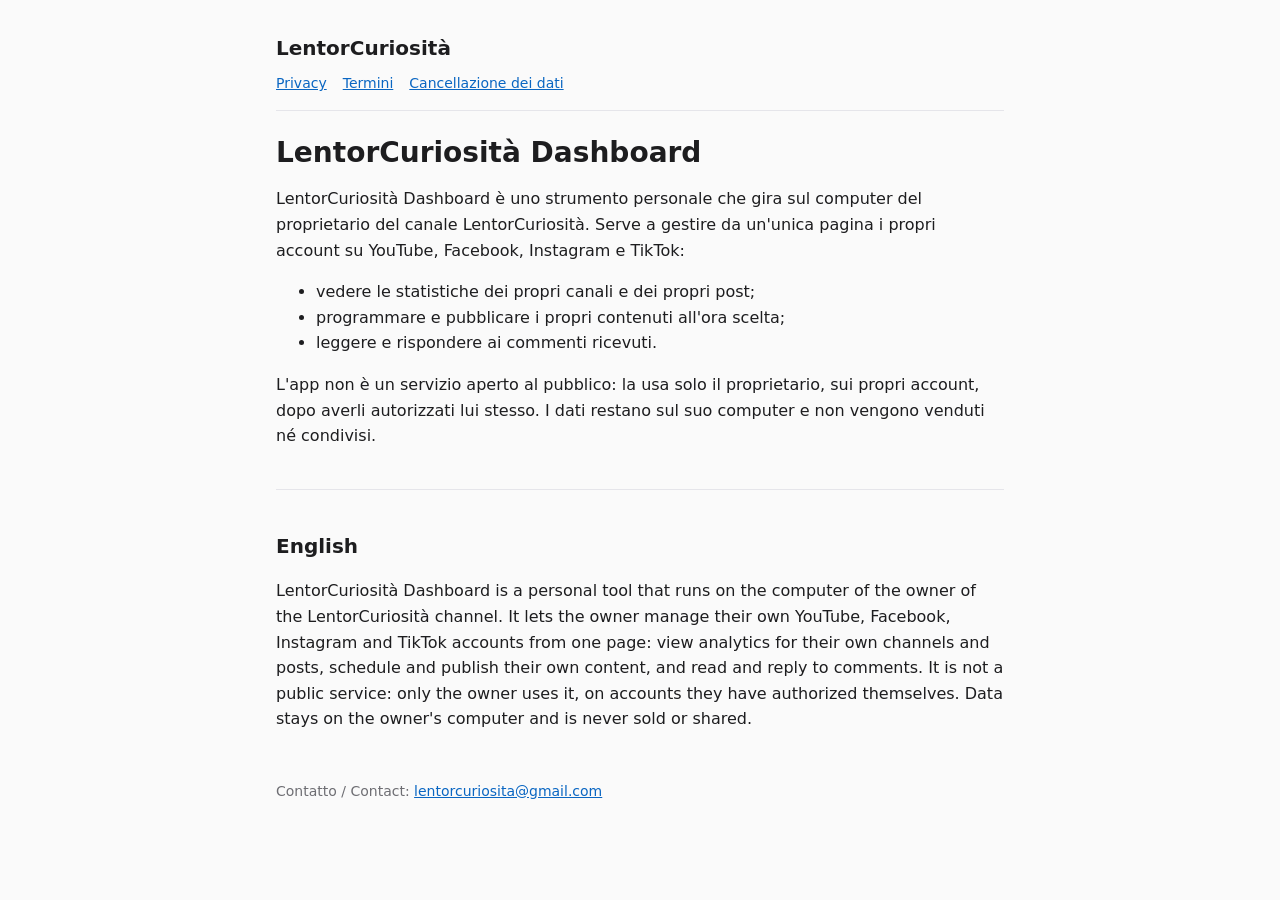
<file: index.html>
<!doctype html>
<html lang="it">
<head>
<meta charset="utf-8">
<meta name="viewport" content="width=device-width, initial-scale=1">
<title>LentorCuriosità – Dashboard</title>
<meta name="description" content="LentorCuriosità Dashboard: strumento personale per gestire i propri canali social.">
<link rel="stylesheet" href="stile.css">
</head>
<body>
<main>
<header>
  <a class="marchio" href="./">LentorCuriosità</a>
  <nav><a href="privacy.html">Privacy</a><a href="terms.html">Termini</a><a href="data-deletion.html">Cancellazione dei dati</a></nav>
</header>

<h1>LentorCuriosità Dashboard</h1>
<p>LentorCuriosità Dashboard è uno strumento personale che gira sul computer del proprietario del canale LentorCuriosità. Serve a gestire da un'unica pagina i propri account su YouTube, Facebook, Instagram e TikTok:</p>
<ul>
  <li>vedere le statistiche dei propri canali e dei propri post;</li>
  <li>programmare e pubblicare i propri contenuti all'ora scelta;</li>
  <li>leggere e rispondere ai commenti ricevuti.</li>
</ul>
<p>L'app non è un servizio aperto al pubblico: la usa solo il proprietario, sui propri account, dopo averli autorizzati lui stesso. I dati restano sul suo computer e non vengono venduti né condivisi.</p>

<div class="lingua">
<h2>English</h2>
<p>LentorCuriosità Dashboard is a personal tool that runs on the computer of the owner of the LentorCuriosità channel. It lets the owner manage their own YouTube, Facebook, Instagram and TikTok accounts from one page: view analytics for their own channels and posts, schedule and publish their own content, and read and reply to comments. It is not a public service: only the owner uses it, on accounts they have authorized themselves. Data stays on the owner's computer and is never sold or shared.</p>
</div>

<footer>Contatto / Contact: <a href="mailto:lentorcuriosita@gmail.com">lentorcuriosita@gmail.com</a></footer>
</main>
</body>
</html>
</file>
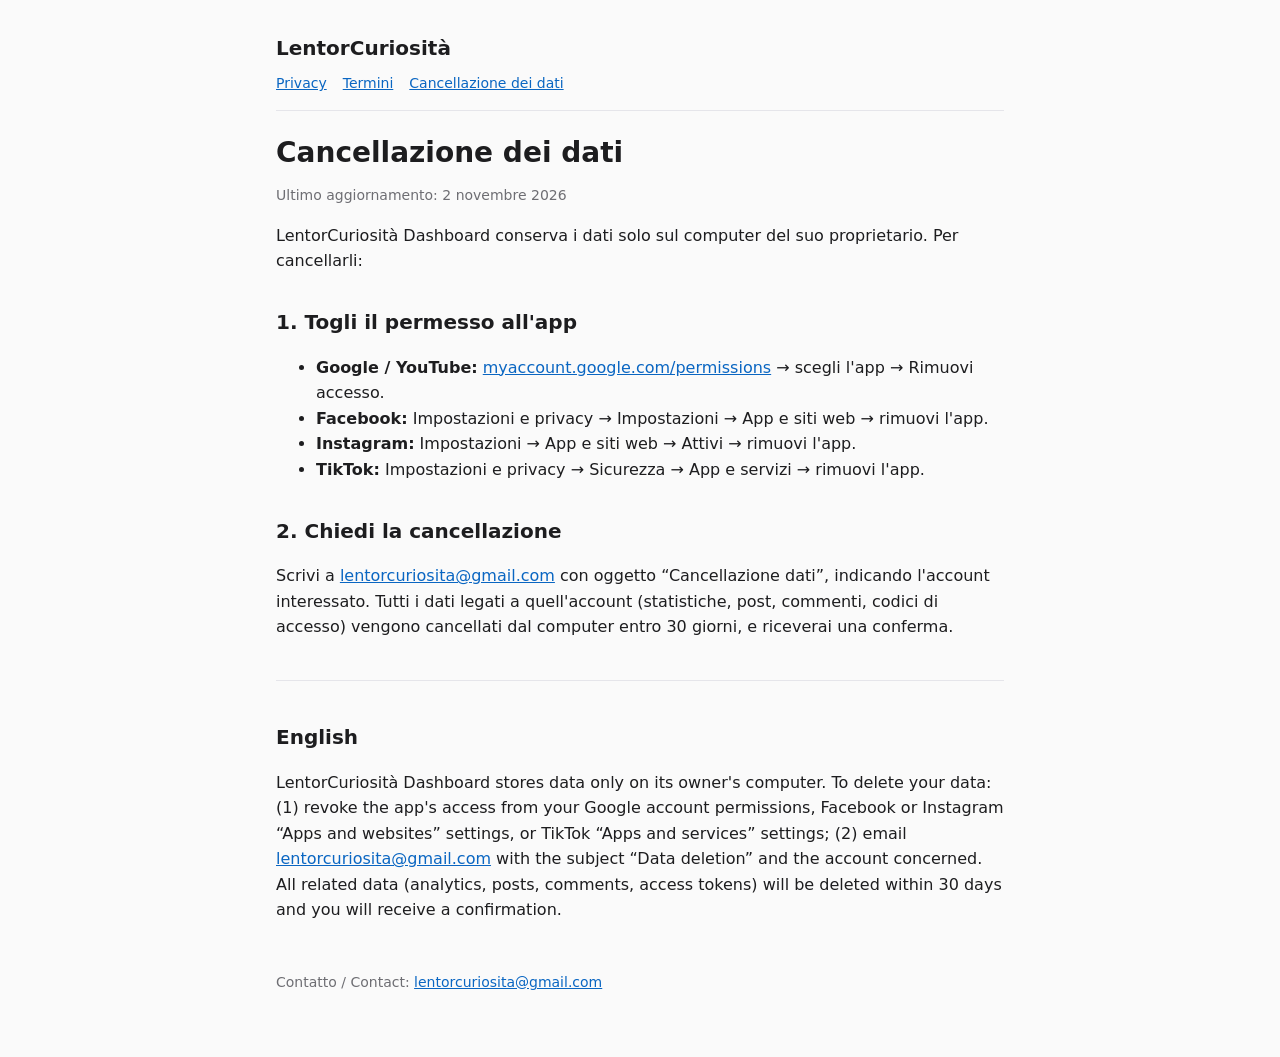
<file: data-deletion.html>
<!doctype html>
<html lang="it">
<head>
<meta charset="utf-8">
<meta name="viewport" content="width=device-width, initial-scale=1">
<title>Cancellazione dei dati – LentorCuriosità</title>
<link rel="stylesheet" href="stile.css">
</head>
<body>
<main>
<header>
  <a class="marchio" href="./">LentorCuriosità</a>
  <nav><a href="privacy.html">Privacy</a><a href="terms.html">Termini</a><a href="data-deletion.html">Cancellazione dei dati</a></nav>
</header>

<h1>Cancellazione dei dati</h1>
<p class="tenue">Ultimo aggiornamento: 2 novembre 2026</p>

<p>LentorCuriosità Dashboard conserva i dati solo sul computer del suo proprietario. Per cancellarli:</p>

<h2>1. Togli il permesso all'app</h2>
<ul>
  <li><strong>Google / YouTube:</strong> <a href="https://myaccount.google.com/permissions">myaccount.google.com/permissions</a> → scegli l'app → Rimuovi accesso.</li>
  <li><strong>Facebook:</strong> Impostazioni e privacy → Impostazioni → App e siti web → rimuovi l'app.</li>
  <li><strong>Instagram:</strong> Impostazioni → App e siti web → Attivi → rimuovi l'app.</li>
  <li><strong>TikTok:</strong> Impostazioni e privacy → Sicurezza → App e servizi → rimuovi l'app.</li>
</ul>

<h2>2. Chiedi la cancellazione</h2>
<p>Scrivi a <a href="mailto:lentorcuriosita@gmail.com">lentorcuriosita@gmail.com</a> con oggetto “Cancellazione dati”, indicando l'account interessato. Tutti i dati legati a quell'account (statistiche, post, commenti, codici di accesso) vengono cancellati dal computer entro 30 giorni, e riceverai una conferma.</p>

<div class="lingua">
<h2>English</h2>
<p>LentorCuriosità Dashboard stores data only on its owner's computer. To delete your data: (1) revoke the app's access from your Google account permissions, Facebook or Instagram “Apps and websites” settings, or TikTok “Apps and services” settings; (2) email <a href="mailto:lentorcuriosita@gmail.com">lentorcuriosita@gmail.com</a> with the subject “Data deletion” and the account concerned. All related data (analytics, posts, comments, access tokens) will be deleted within 30 days and you will receive a confirmation.</p>
</div>

<footer>Contatto / Contact: <a href="mailto:lentorcuriosita@gmail.com">lentorcuriosita@gmail.com</a></footer>
</main>
</body>
</html>
</file>
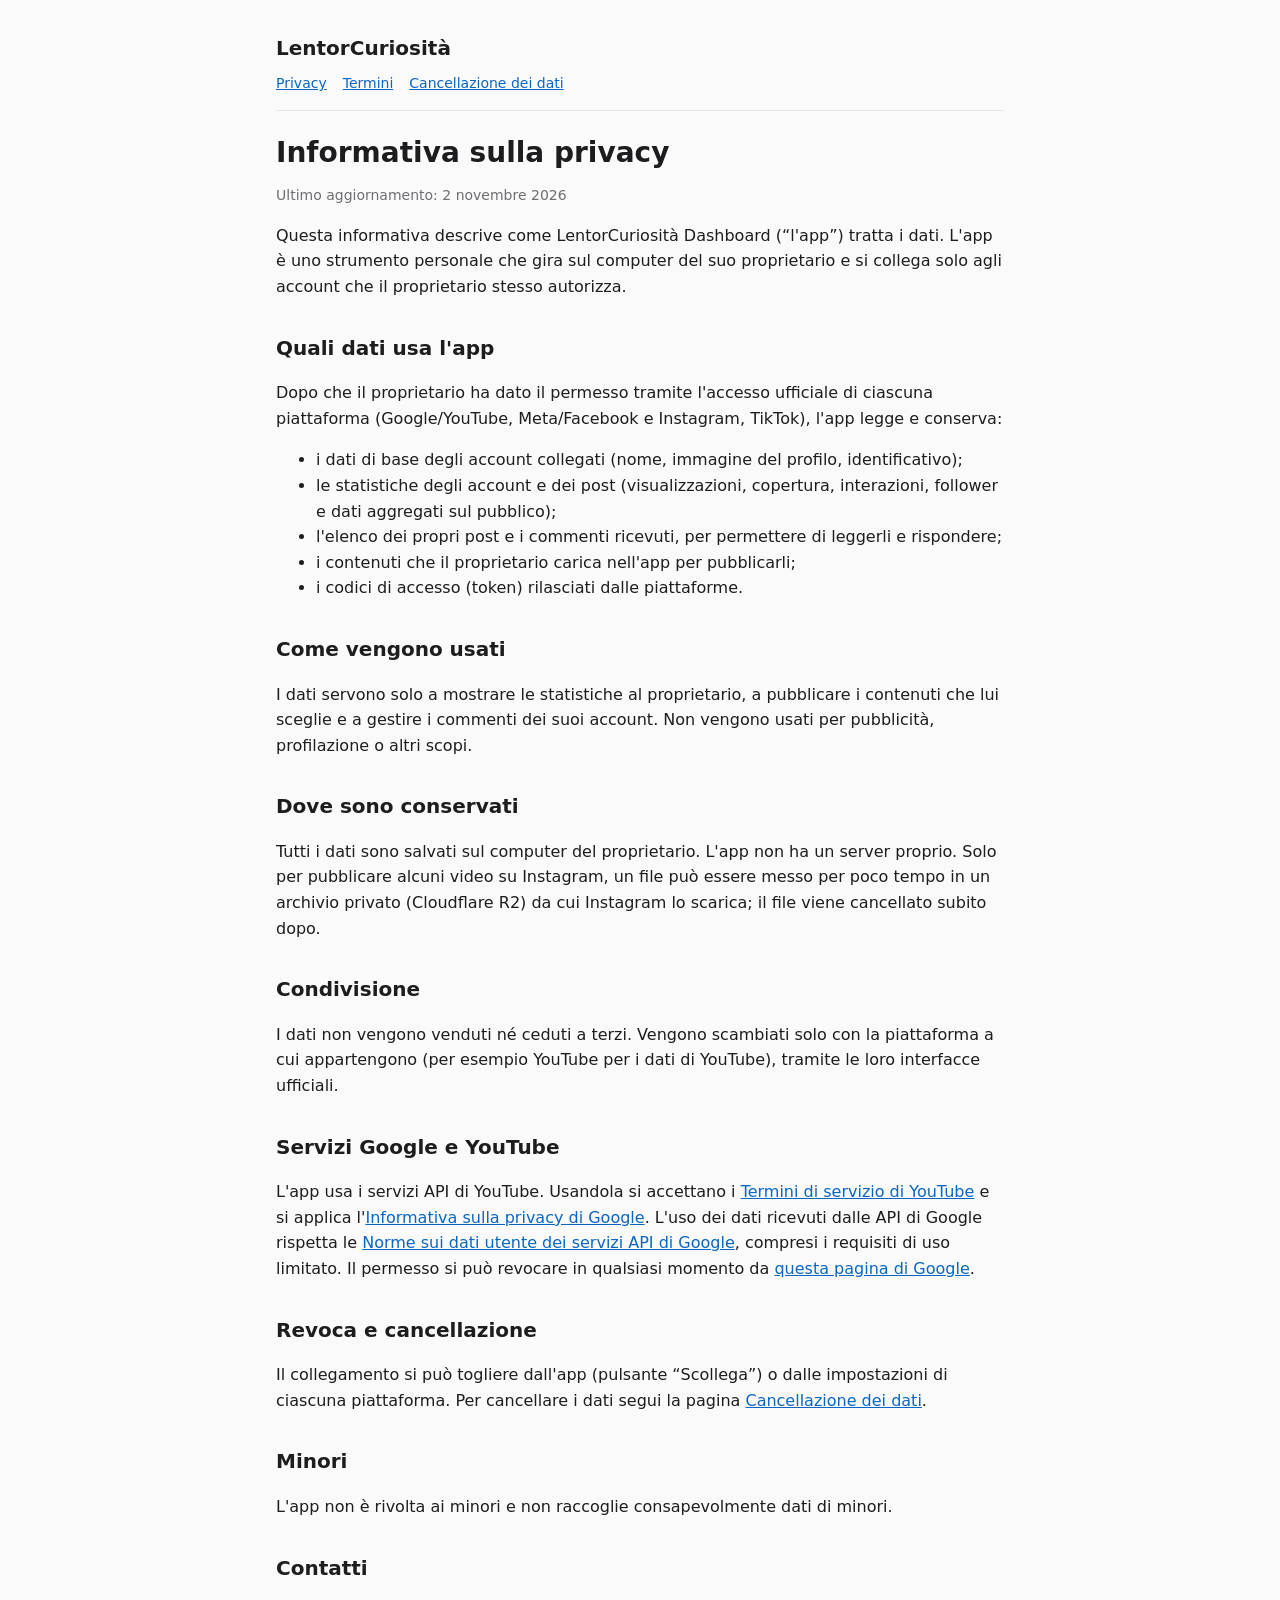
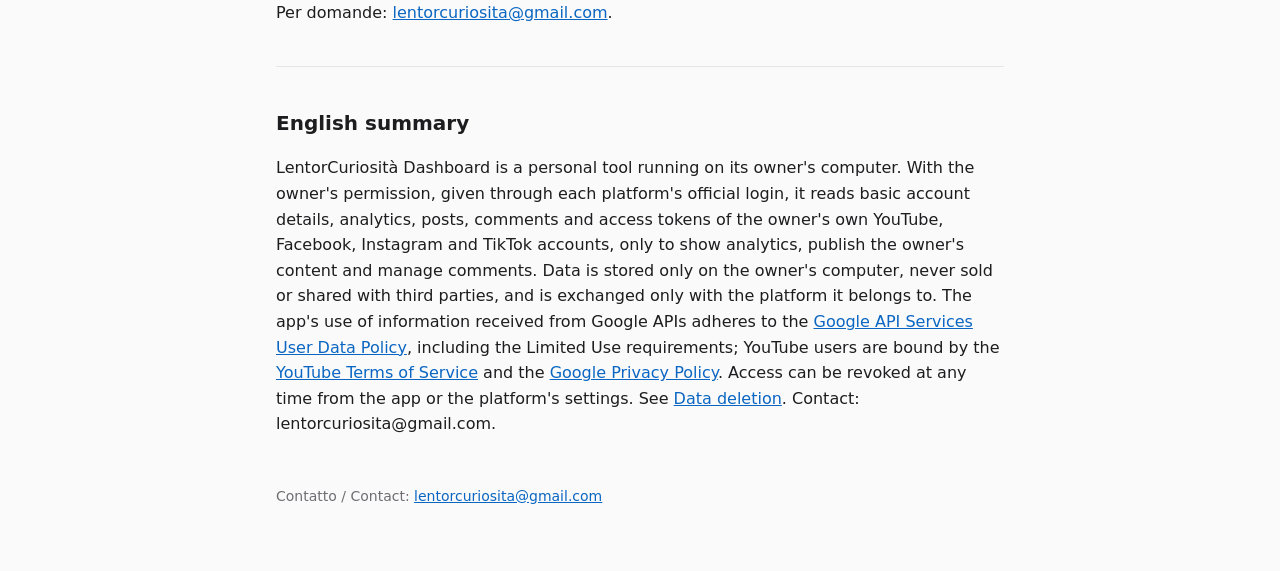
<file: privacy.html>
<!doctype html>
<html lang="it">
<head>
<meta charset="utf-8">
<meta name="viewport" content="width=device-width, initial-scale=1">
<title>Privacy – LentorCuriosità</title>
<link rel="stylesheet" href="stile.css">
</head>
<body>
<main>
<header>
  <a class="marchio" href="./">LentorCuriosità</a>
  <nav><a href="privacy.html">Privacy</a><a href="terms.html">Termini</a><a href="data-deletion.html">Cancellazione dei dati</a></nav>
</header>

<h1>Informativa sulla privacy</h1>
<p class="tenue">Ultimo aggiornamento: 2 novembre 2026</p>

<p>Questa informativa descrive come LentorCuriosità Dashboard (“l'app”) tratta i dati. L'app è uno strumento personale che gira sul computer del suo proprietario e si collega solo agli account che il proprietario stesso autorizza.</p>

<h2>Quali dati usa l'app</h2>
<p>Dopo che il proprietario ha dato il permesso tramite l'accesso ufficiale di ciascuna piattaforma (Google/YouTube, Meta/Facebook e Instagram, TikTok), l'app legge e conserva:</p>
<ul>
  <li>i dati di base degli account collegati (nome, immagine del profilo, identificativo);</li>
  <li>le statistiche degli account e dei post (visualizzazioni, copertura, interazioni, follower e dati aggregati sul pubblico);</li>
  <li>l'elenco dei propri post e i commenti ricevuti, per permettere di leggerli e rispondere;</li>
  <li>i contenuti che il proprietario carica nell'app per pubblicarli;</li>
  <li>i codici di accesso (token) rilasciati dalle piattaforme.</li>
</ul>

<h2>Come vengono usati</h2>
<p>I dati servono solo a mostrare le statistiche al proprietario, a pubblicare i contenuti che lui sceglie e a gestire i commenti dei suoi account. Non vengono usati per pubblicità, profilazione o altri scopi.</p>

<h2>Dove sono conservati</h2>
<p>Tutti i dati sono salvati sul computer del proprietario. L'app non ha un server proprio. Solo per pubblicare alcuni video su Instagram, un file può essere messo per poco tempo in un archivio privato (Cloudflare R2) da cui Instagram lo scarica; il file viene cancellato subito dopo.</p>

<h2>Condivisione</h2>
<p>I dati non vengono venduti né ceduti a terzi. Vengono scambiati solo con la piattaforma a cui appartengono (per esempio YouTube per i dati di YouTube), tramite le loro interfacce ufficiali.</p>

<h2>Servizi Google e YouTube</h2>
<p>L'app usa i servizi API di YouTube. Usandola si accettano i <a href="https://www.youtube.com/t/terms">Termini di servizio di YouTube</a> e si applica l'<a href="https://policies.google.com/privacy">Informativa sulla privacy di Google</a>. L'uso dei dati ricevuti dalle API di Google rispetta le <a href="https://developers.google.com/terms/api-services-user-data-policy">Norme sui dati utente dei servizi API di Google</a>, compresi i requisiti di uso limitato. Il permesso si può revocare in qualsiasi momento da <a href="https://myaccount.google.com/permissions">questa pagina di Google</a>.</p>

<h2>Revoca e cancellazione</h2>
<p>Il collegamento si può togliere dall'app (pulsante “Scollega”) o dalle impostazioni di ciascuna piattaforma. Per cancellare i dati segui la pagina <a href="data-deletion.html">Cancellazione dei dati</a>.</p>

<h2>Minori</h2>
<p>L'app non è rivolta ai minori e non raccoglie consapevolmente dati di minori.</p>

<h2>Contatti</h2>
<p>Per domande: <a href="mailto:lentorcuriosita@gmail.com">lentorcuriosita@gmail.com</a>.</p>

<div class="lingua">
<h2>English summary</h2>
<p>LentorCuriosità Dashboard is a personal tool running on its owner's computer. With the owner's permission, given through each platform's official login, it reads basic account details, analytics, posts, comments and access tokens of the owner's own YouTube, Facebook, Instagram and TikTok accounts, only to show analytics, publish the owner's content and manage comments. Data is stored only on the owner's computer, never sold or shared with third parties, and is exchanged only with the platform it belongs to. The app's use of information received from Google APIs adheres to the <a href="https://developers.google.com/terms/api-services-user-data-policy">Google API Services User Data Policy</a>, including the Limited Use requirements; YouTube users are bound by the <a href="https://www.youtube.com/t/terms">YouTube Terms of Service</a> and the <a href="https://policies.google.com/privacy">Google Privacy Policy</a>. Access can be revoked at any time from the app or the platform's settings. See <a href="data-deletion.html">Data deletion</a>. Contact: lentorcuriosita@gmail.com.</p>
</div>

<footer>Contatto / Contact: <a href="mailto:lentorcuriosita@gmail.com">lentorcuriosita@gmail.com</a></footer>
</main>
</body>
</html>
</file>
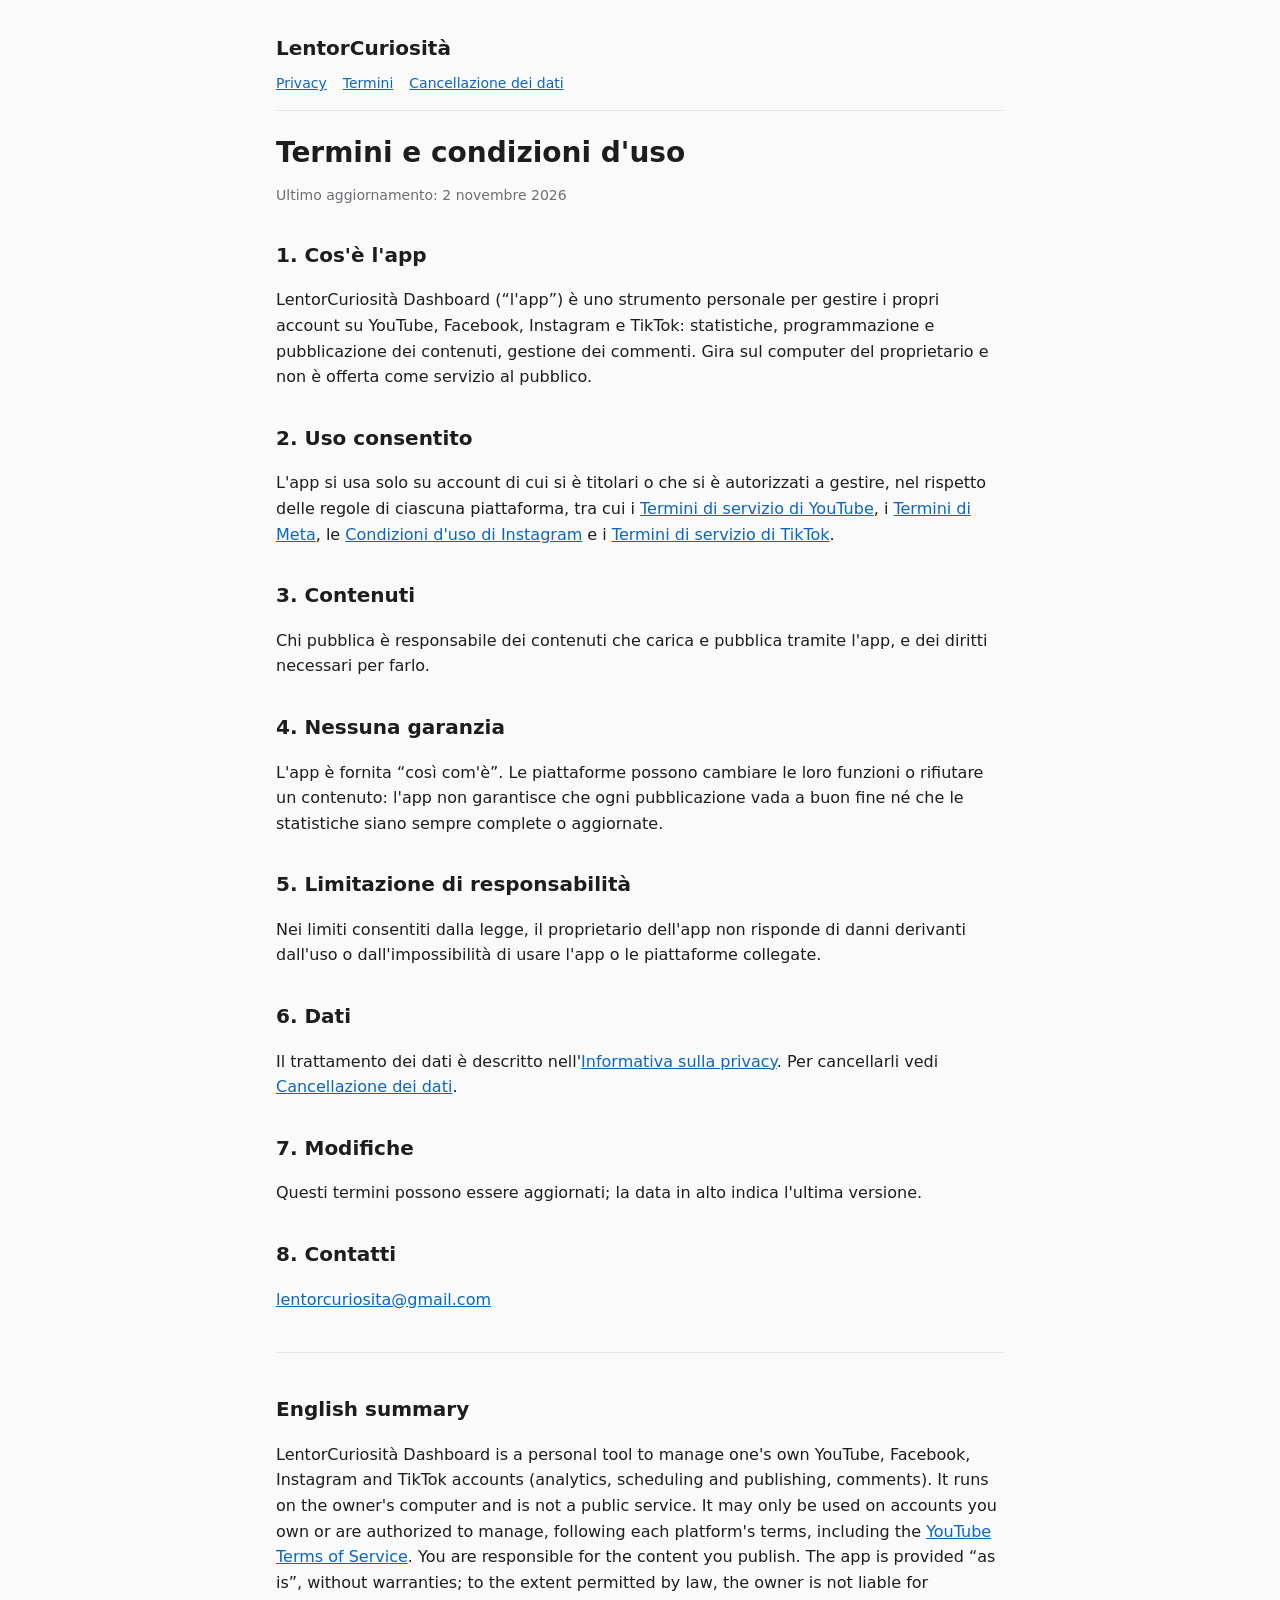
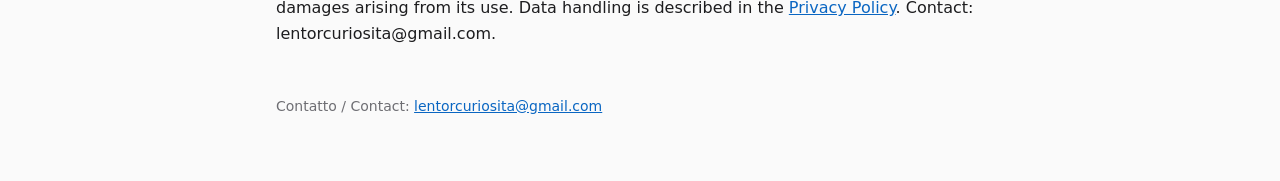
<file: terms.html>
<!doctype html>
<html lang="it">
<head>
<meta charset="utf-8">
<meta name="viewport" content="width=device-width, initial-scale=1">
<title>Termini – LentorCuriosità</title>
<link rel="stylesheet" href="stile.css">
</head>
<body>
<main>
<header>
  <a class="marchio" href="./">LentorCuriosità</a>
  <nav><a href="privacy.html">Privacy</a><a href="terms.html">Termini</a><a href="data-deletion.html">Cancellazione dei dati</a></nav>
</header>

<h1>Termini e condizioni d'uso</h1>
<p class="tenue">Ultimo aggiornamento: 2 novembre 2026</p>

<h2>1. Cos'è l'app</h2>
<p>LentorCuriosità Dashboard (“l'app”) è uno strumento personale per gestire i propri account su YouTube, Facebook, Instagram e TikTok: statistiche, programmazione e pubblicazione dei contenuti, gestione dei commenti. Gira sul computer del proprietario e non è offerta come servizio al pubblico.</p>

<h2>2. Uso consentito</h2>
<p>L'app si usa solo su account di cui si è titolari o che si è autorizzati a gestire, nel rispetto delle regole di ciascuna piattaforma, tra cui i <a href="https://www.youtube.com/t/terms">Termini di servizio di YouTube</a>, i <a href="https://www.facebook.com/terms">Termini di Meta</a>, le <a href="https://help.instagram.com/581066165581870">Condizioni d'uso di Instagram</a> e i <a href="https://www.tiktok.com/legal/terms-of-service">Termini di servizio di TikTok</a>.</p>

<h2>3. Contenuti</h2>
<p>Chi pubblica è responsabile dei contenuti che carica e pubblica tramite l'app, e dei diritti necessari per farlo.</p>

<h2>4. Nessuna garanzia</h2>
<p>L'app è fornita “così com'è”. Le piattaforme possono cambiare le loro funzioni o rifiutare un contenuto: l'app non garantisce che ogni pubblicazione vada a buon fine né che le statistiche siano sempre complete o aggiornate.</p>

<h2>5. Limitazione di responsabilità</h2>
<p>Nei limiti consentiti dalla legge, il proprietario dell'app non risponde di danni derivanti dall'uso o dall'impossibilità di usare l'app o le piattaforme collegate.</p>

<h2>6. Dati</h2>
<p>Il trattamento dei dati è descritto nell'<a href="privacy.html">Informativa sulla privacy</a>. Per cancellarli vedi <a href="data-deletion.html">Cancellazione dei dati</a>.</p>

<h2>7. Modifiche</h2>
<p>Questi termini possono essere aggiornati; la data in alto indica l'ultima versione.</p>

<h2>8. Contatti</h2>
<p><a href="mailto:lentorcuriosita@gmail.com">lentorcuriosita@gmail.com</a></p>

<div class="lingua">
<h2>English summary</h2>
<p>LentorCuriosità Dashboard is a personal tool to manage one's own YouTube, Facebook, Instagram and TikTok accounts (analytics, scheduling and publishing, comments). It runs on the owner's computer and is not a public service. It may only be used on accounts you own or are authorized to manage, following each platform's terms, including the <a href="https://www.youtube.com/t/terms">YouTube Terms of Service</a>. You are responsible for the content you publish. The app is provided “as is”, without warranties; to the extent permitted by law, the owner is not liable for damages arising from its use. Data handling is described in the <a href="privacy.html">Privacy Policy</a>. Contact: lentorcuriosita@gmail.com.</p>
</div>

<footer>Contatto / Contact: <a href="mailto:lentorcuriosita@gmail.com">lentorcuriosita@gmail.com</a></footer>
</main>
</body>
</html>
</file>
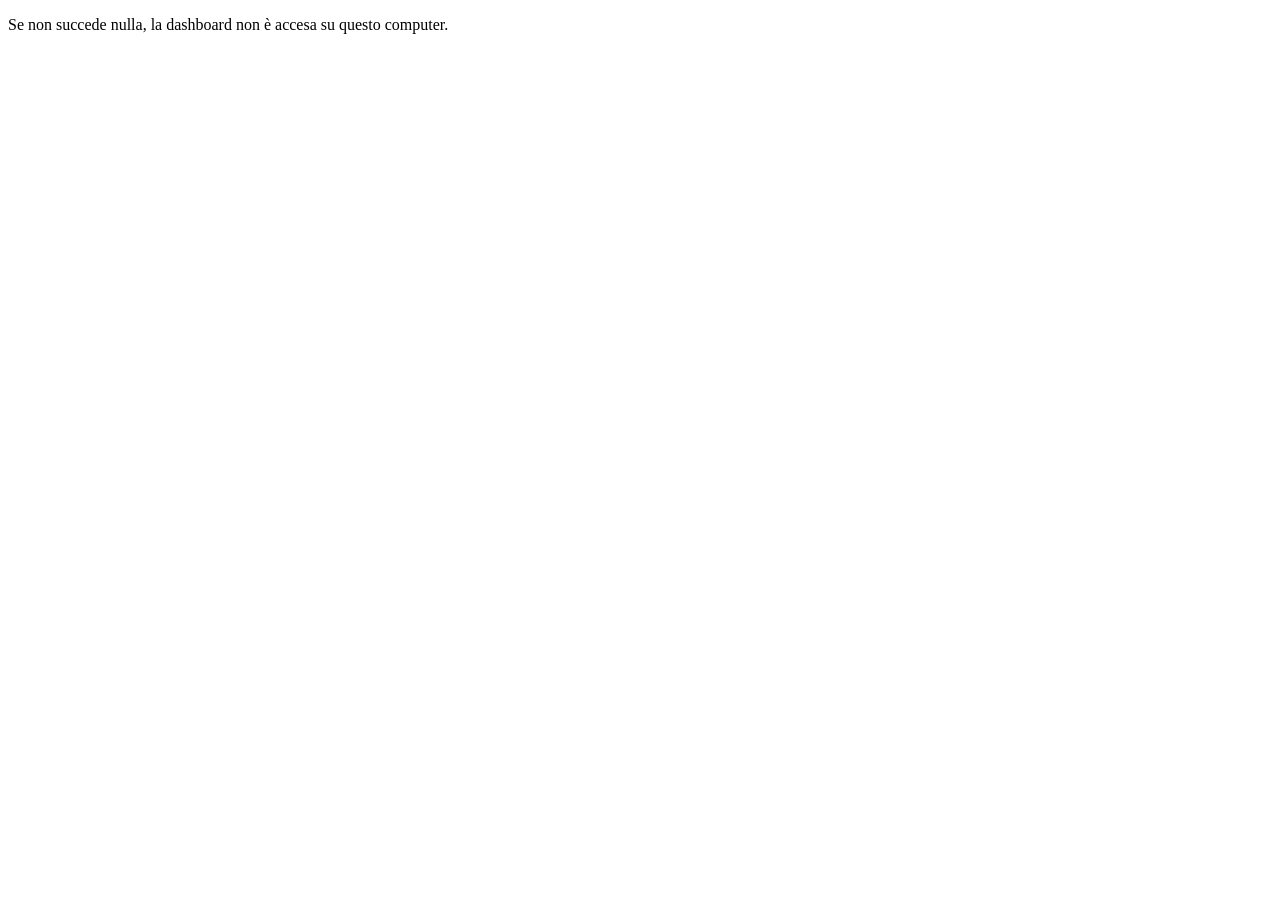
<file: tiktok-callback.html>
<!doctype html><meta charset="utf-8"><meta name="referrer" content="no-referrer">
<meta name="viewport" content="width=device-width, initial-scale=1">
<title>Ritorno alla dashboard</title>
<script>if (location.search) location.replace("https://127.0.0.1:8443/callback/tiktok" + location.search);</script>
<p>Se non succede nulla, la dashboard non è accesa su questo computer.</p>
</file>
<file: stile.css>
:root { --sfondo: #fafafa; --testo: #1d1d1f; --tenue: #6e6e73; --accento: #0a66c2; --bordo: #e5e5ea; }
@media (prefers-color-scheme: dark) { :root { --sfondo: #111; --testo: #f5f5f7; --tenue: #a1a1a6; --accento: #4ea1ff; --bordo: #2c2c2e; } }
* { box-sizing: border-box; }
body { margin: 0; background: var(--sfondo); color: var(--testo); font: 16px/1.6 system-ui, -apple-system, "Segoe UI", Roboto, sans-serif; }
main { max-width: 760px; margin: 0 auto; padding: 32px 16px 64px; }
header { border-bottom: 1px solid var(--bordo); padding-bottom: 16px; margin-bottom: 24px; }
header a.marchio { font-weight: 700; font-size: 20px; color: var(--testo); text-decoration: none; }
nav { margin-top: 8px; display: flex; flex-wrap: wrap; gap: 4px 16px; font-size: 14px; }
a { color: var(--accento); }
h1 { font-size: 28px; line-height: 1.25; margin: 0 0 8px; }
h2 { font-size: 20px; margin-top: 32px; }
.tenue { color: var(--tenue); font-size: 14px; }
.lingua { border-top: 1px solid var(--bordo); margin-top: 40px; padding-top: 8px; }
footer { margin-top: 48px; font-size: 14px; color: var(--tenue); }
</file>
